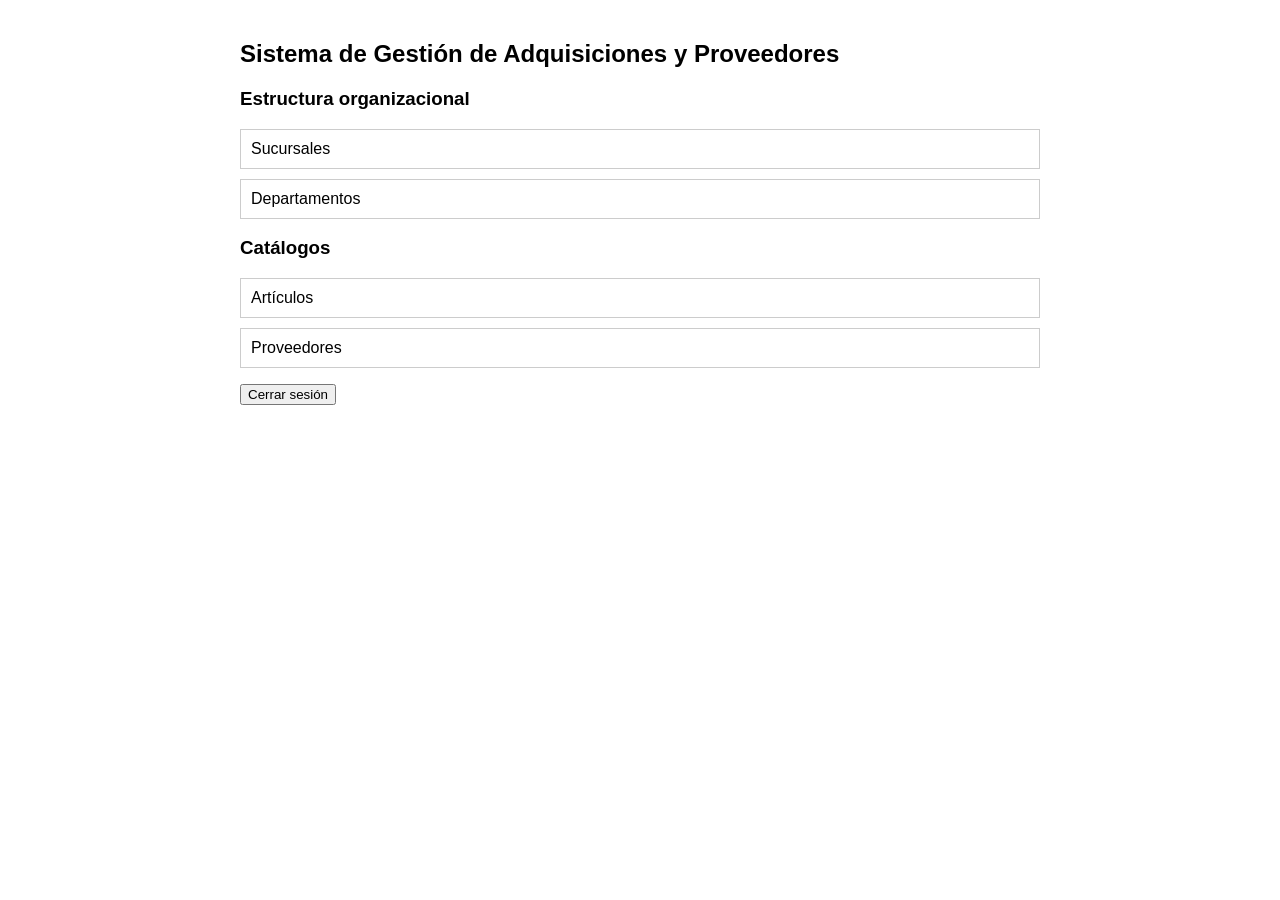
<file: src/main/webapp/index.html>
<!DOCTYPE html>
<html lang="es">
<head>
<meta name="viewport" content="width=device-width, initial-scale=1">
<script src="js/api.js?v=20261009"></script>
<meta charset="UTF-8">
<title>Sistema de Adquisiciones</title>
<style>
  body { font-family: Arial, sans-serif; max-width: 800px; margin: 40px auto; }
  ul { list-style: none; padding: 0; }
  li { margin-bottom: 10px; }
  li a { display: block; padding: 10px; border: 1px solid #ccc; text-decoration: none; color: inherit; }
  li a:hover { background: #f0f0f0; }
</style>
</head>
<body>
  <h2>Sistema de Gestión de Adquisiciones y Proveedores</h2>

  <h3>Estructura organizacional</h3>
  <ul>
    <li><a href="sucursales.html">Sucursales</a></li>
    <li><a href="departamentos.html">Departamentos</a></li>
  </ul>

  <h3>Catálogos</h3>
  <ul>
    <li><a href="articulos.html">Artículos</a></li>
    <li><a href="proveedores.html">Proveedores</a></li>
  </ul>

  <button onclick="cerrarSesion()">Cerrar sesión</button>

  <script>
    async function cerrarSesion() {
      await fetch('api/login/logout', { method: 'POST', credentials: 'same-origin' });
      window.location.href = 'login.html?v=20261009';
    }
  </script>
</body>
</html>
</file>
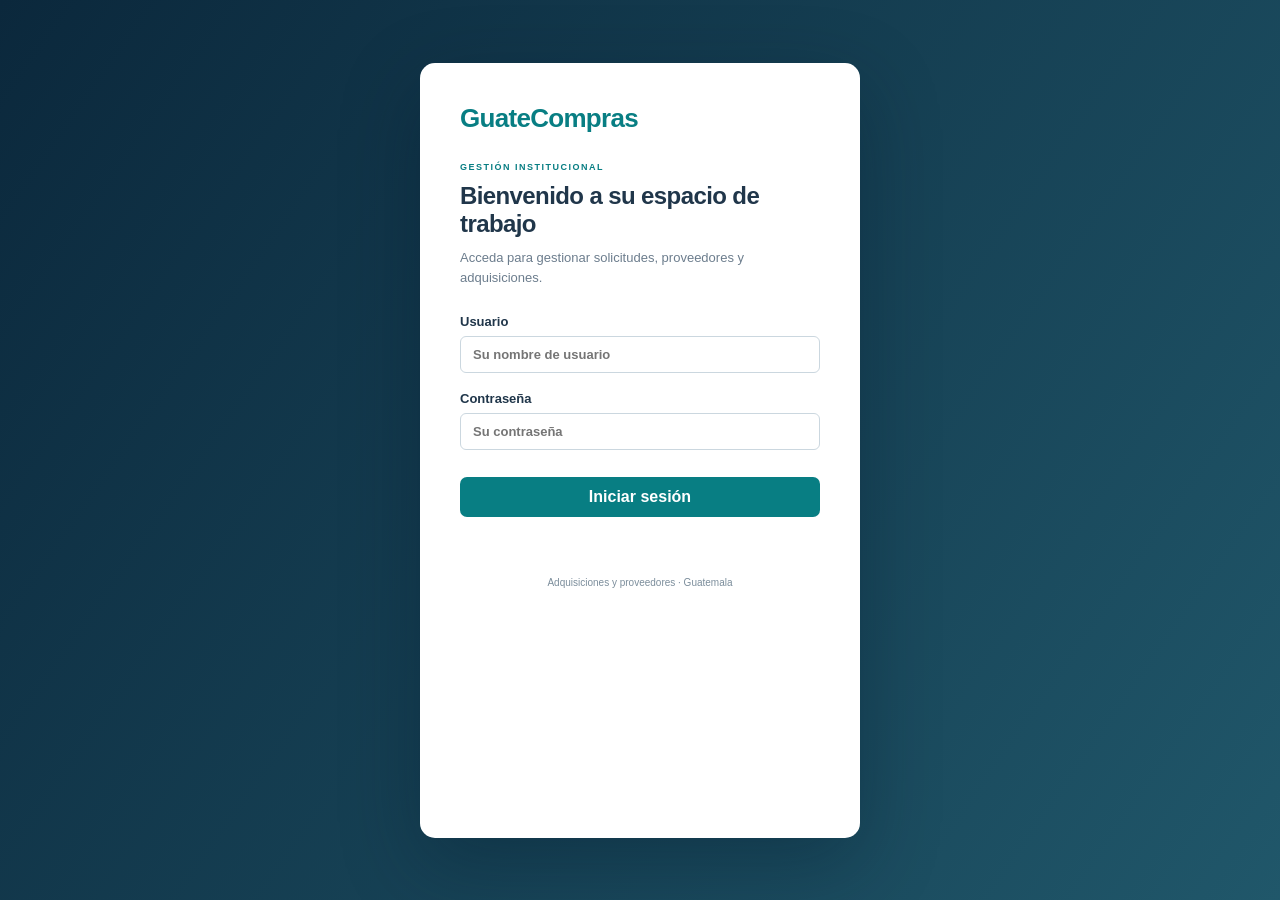
<file: src/main/webapp/login.html>
<!DOCTYPE html>
<html lang="es">
<head>
<meta name="viewport" content="width=device-width, initial-scale=1">
<script src="js/api.js?v=20261009"></script>
<meta charset="UTF-8">
<title>Iniciar sesión · GuateCompras</title>
<link rel="stylesheet" href="css/portal.css?v=20261009">
<style>
  body { min-height:100vh;display:grid;place-items:center;background:linear-gradient(125deg,#0b283c,#20576a);padding:20px; }
  .login-card { width:min(440px,100%);background:white;padding:40px;border-radius:15px;box-shadow:0 25px 80px #00182955; }
  .login-mark { color:#087e83;font-size:26px;font-weight:700;letter-spacing:-.7px;margin-bottom:28px; }
  .login-card h1 { font-size:24px;margin:10px 0; }
  .login-card p { margin-bottom:25px; }
  .login-card label { margin:18px 0; }
  .login-card button { width:100%;margin-top:9px; }
  #error { color:#ac313a;font-size:12px;min-height:18px;margin:14px 0 0; }
  .login-footer { color:#7b8d9b;font-size:10px;margin-top:28px;text-align:center; }
</style>
</head>
<body>
  <main class="login-card">
    <div class="login-mark">GuateCompras</div><div class="eyebrow">GESTIÓN INSTITUCIONAL</div>
    <h1>Bienvenido a su espacio de trabajo</h1><p>Acceda para gestionar solicitudes, proveedores y adquisiciones.</p>
    <form onsubmit="event.preventDefault(); iniciarSesion()">
      <label for="nombreUsuario">Usuario<input type="text" id="nombreUsuario" maxlength="30" autocomplete="username" required placeholder="Su nombre de usuario"></label>
      <label for="contrasena">Contraseña<input type="password" id="contrasena" maxlength="128" autocomplete="current-password" required placeholder="Su contraseña"></label>
      <button id="entrar" type="submit">Iniciar sesión</button>
      <p id="error" role="alert" aria-live="polite"></p>
    </form><div class="login-footer">Adquisiciones y proveedores · Guatemala</div>
  </main>

  <script>
    async function iniciarSesion() {
      const nombreUsuario = document.getElementById('nombreUsuario').value;
      const contrasena = document.getElementById('contrasena').value;
      const errorEl = document.getElementById('error');
      errorEl.textContent = '';
      document.getElementById('entrar').disabled = true;

      try {
        const respuesta = await fetch('api/login', {
          method: 'POST',
          headers: { 'Content-Type': 'application/json' },
          credentials: 'same-origin',
          body: JSON.stringify({ nombreUsuario, contrasena })
        });

        if (!respuesta.ok) {
          const datos = await respuesta.json();
          errorEl.textContent = datos.error || 'Error al iniciar sesión';
          return;
        }

        window.location.href = 'portal.html?v=20261009';
      } catch (e) {
        errorEl.textContent = 'Error de conexión con el servidor';
      } finally {
        document.getElementById('entrar').disabled = false;
      }
    }
  </script>
</body>
</html>
</file>
<file: src/main/webapp/css/portal.css>
:root{--navy:#12344c;--navy-deep:#0b283c;--teal:#087e83;--mint:#e4f4f0;--ink:#20364a;--muted:#6c7d8d;--line:#e2e8ee;--paper:#f4f7fa;--white:#fff;--danger:#ac313a;font-family:"Segoe UI",Arial,sans-serif;color:var(--ink);background:var(--paper)}
[hidden]{display:none!important}
@media(max-width:480px){.metrics .metric:first-child{grid-column:1/-1}}
@media print{.sidebar,.topbar,footer,.toolbar,.report-filters,.page-heading .date-pill,.help-note{display:none!important}.workspace{margin:0}main{padding:0}.table-wrap{overflow:visible;border:0}table{font-size:9pt}th,td{padding:7pt}body{background:white}tr{break-inside:avoid}thead{display:table-header-group}}
*{box-sizing:border-box}body{margin:0}button,input,select,textarea{font:inherit}button,a{transition:background .15s,color .15s}button{cursor:pointer;border:0;background:var(--teal);color:white;padding:11px 17px;border-radius:7px;font-weight:600}button:hover{background:#05666a}button:disabled{opacity:.45;cursor:default}a{color:var(--teal)}input,select,textarea{width:100%;padding:10px 12px;border:1px solid #cbd7df;border-radius:6px;background:white;color:var(--ink)}input:focus,select:focus,textarea:focus{outline:2px solid #77bebb;outline-offset:2px}input[type=checkbox]{width:auto;accent-color:var(--teal)}label{font-size:13px;font-weight:600;display:grid;gap:7px}textarea{min-height:80px;resize:vertical}button:focus-visible,a:focus-visible{outline:3px solid #e9b85c;outline-offset:3px}
.sidebar{position:fixed;inset:0 auto 0 0;width:250px;background:linear-gradient(180deg,var(--navy),var(--navy-deep));padding:29px 20px 18px;color:#d5e5ee;display:flex;flex-direction:column;z-index:10}.brand{display:flex;gap:12px;align-items:center;color:white;text-decoration:none;font-size:21px;font-weight:700}.brand-icon{display:grid;place-items:center;width:37px;height:40px;border-radius:10px;background:#2b687c;font-size:24px}.brand small{display:block;font-size:8px;letter-spacing:1px;color:#91afbe;margin-top:6px}.nav-caption{font-size:9px;letter-spacing:1.6px;color:#82a5b7;margin:38px 12px 14px}nav{overflow-y:auto;scrollbar-width:thin;flex:1}nav button{display:flex;align-items:center;gap:12px;width:100%;text-align:left;background:transparent;color:#bfd3df;padding:11px 12px;font-size:13px;margin:3px 0;font-weight:500}nav button:hover{background:#ffffff0b}nav button.active{background:#20556a;color:white;border-left:3px solid #58b8ad;padding-left:9px}.nav-symbol{width:18px;text-align:center;opacity:.8}.sidebar-footer{font-size:11px;border-top:1px solid #ffffff16;padding:20px 10px 0;line-height:1.8}.sidebar-footer small{color:#7fa2b4}.live-dot{display:inline-block;width:6px;height:6px;background:#69c4ac;border-radius:50%;margin-right:6px}
.workspace{margin-left:250px}.topbar{height:74px;padding:0 38px;display:flex;align-items:center;justify-content:space-between;background:white;border-bottom:1px solid var(--line);font-size:13px;color:var(--muted)}.identity{display:flex;align-items:center;gap:20px}.identity span{font-size:12px;color:var(--ink);text-align:right}.quiet{background:transparent;color:var(--muted);font-size:12px;padding:7px}.quiet:hover{background:#eef3f6}.icon-button{background:transparent;color:var(--muted);font-size:23px;padding:3px 10px}.icon-button:hover{background:#eef3f6}#menu-toggle{display:none}main{padding:34px 38px;max-width:1600px;margin:auto;min-height:calc(100vh - 125px)}.page-heading{display:flex;justify-content:space-between;align-items:center;margin-bottom:28px;gap:18px}.eyebrow{font-size:9px;letter-spacing:1.5px;font-weight:700;color:var(--teal)}h1{font-size:29px;letter-spacing:-.6px;margin:8px 0 9px;font-weight:650}h2{font-size:19px;margin:7px 0}p{color:var(--muted);font-size:13px;line-height:1.6;margin:0}.date-pill{font-size:11px;border:1px solid var(--line);border-radius:18px;padding:9px 14px;color:var(--muted);background:white;white-space:nowrap}footer{padding:17px 38px;border-top:1px solid var(--line);font-size:10px;color:var(--muted);display:flex;justify-content:space-between}
.metrics{display:grid;grid-template-columns:repeat(4,1fr);gap:17px;margin-bottom:22px}.metric,.panel{background:white;border:1px solid var(--line);border-radius:10px;box-shadow:0 3px 13px #12344c03}.metric{padding:22px}.metric-top{display:flex;justify-content:space-between;align-items:center;font-size:11px;color:var(--muted)}.metric-symbol{background:var(--mint);color:var(--teal);padding:6px 8px;border-radius:7px;font-size:16px}.metric-value{font-size:29px;font-weight:650;margin:12px 0 6px;letter-spacing:-.5px}.metric-note{font-size:10px;color:var(--muted)}.dashboard-columns{display:grid;grid-template-columns:1.55fr 1fr;gap:22px}.panel-heading{padding:21px 24px;border-bottom:1px solid var(--line);display:flex;align-items:center;justify-content:space-between}.panel-heading h2{font-size:15px;margin:0}.panel-body{padding:24px}.bar-row{margin-bottom:22px}.bar-label{display:flex;justify-content:space-between;font-size:11px;gap:10px;margin-bottom:9px}.bar-track{height:8px;background:#eef3f6;border-radius:4px;overflow:hidden}.bar-fill{height:100%;background:linear-gradient(90deg,#388e96,#80b8b5);border-radius:4px}.workflow-step{padding:14px 0;border-bottom:1px solid #edf1f5;display:flex;gap:13px;align-items:center}.step-number{background:#eff5f8;width:30px;height:30px;display:grid;place-items:center;border-radius:50%;color:var(--teal);font-size:12px;font-weight:700}.workflow-step strong{font-size:12px;display:block;margin-bottom:4px}.workflow-step p{font-size:11px}
.toolbar{display:flex;gap:12px;justify-content:space-between;align-items:center;margin-bottom:18px}.toolbar input{max-width:340px}.secondary{color:var(--ink);background:#edf2f6}.secondary:hover{background:#dfe8ee}.danger{color:var(--danger);background:#fff0f1}.danger:hover{background:#fbe0e3}.small{font-size:11px;padding:7px 10px}.table-wrap{overflow:auto;border-radius:10px;background:white;border:1px solid var(--line)}table{border-collapse:collapse;width:100%;font-size:12px;text-align:left}th{background:#f8fafb;color:var(--muted);font-size:10px;font-weight:650;padding:14px 16px;white-space:nowrap;border-bottom:1px solid var(--line)}td{padding:14px 16px;border-bottom:1px solid #edf1f5;max-width:280px;word-break:break-word}tbody tr:hover{background:#fbfdfd}tbody tr:last-child td{border:0}.row-actions{display:flex;gap:5px;white-space:nowrap}.badge{font-size:10px;padding:4px 8px;background:var(--mint);color:#247665;border-radius:5px;display:inline-block}.badge.warn{background:#fff4df;color:#9c7123}.badge.inactive{background:#eef1f4;color:#778692}.pagination{display:flex;justify-content:space-between;align-items:center;margin-top:17px;color:var(--muted);font-size:11px}.pagination div{display:flex;gap:7px}.empty{padding:60px 25px;text-align:center;color:var(--muted);font-size:13px}.loading{padding:50px;text-align:center;color:var(--muted)}#notice,#editor-error{padding:12px 16px;border-radius:7px;background:#fff0f1;color:var(--danger);font-size:12px;margin-bottom:18px}#notice.success{background:var(--mint);color:#247665}
dialog{width:min(820px,94vw);max-height:90vh;border:0;border-radius:13px;padding:27px;box-shadow:0 20px 90px #12344c44;color:var(--ink)}dialog::backdrop{background:#0d263c80;backdrop-filter:blur(2px)}.dialog-heading{display:flex;justify-content:space-between;align-items:center;margin-bottom:25px}.form-grid{display:grid;grid-template-columns:1fr 1fr;gap:20px}.full-width{grid-column:1/-1}.dialog-actions{display:flex;justify-content:flex-end;gap:10px;padding-top:23px;margin-top:23px;border-top:1px solid var(--line)}.check-list{max-height:240px;overflow:auto;border:1px solid var(--line);border-radius:7px;padding:10px}.check-list label{display:flex;align-items:center;padding:9px;font-weight:400;border-bottom:1px solid #edf1f5}.award-line{border:1px solid var(--line);border-radius:8px;padding:18px;display:grid;grid-template-columns:1fr 1fr;gap:15px;margin-bottom:14px}.award-line strong{grid-column:1/-1;font-size:13px}.report-filters{display:flex;gap:12px;flex-wrap:wrap;align-items:end;margin-bottom:20px}.report-filters label{flex:1;min-width:140px;max-width:250px}.report-filters button{height:40px}.help-note{background:#eef5f8;border:1px solid #dae8ee;color:#426579;border-radius:7px;padding:14px;font-size:12px;margin-bottom:18px;line-height:1.6}
@media(min-width:1600px){main{padding-top:45px}}@media(max-width:1100px){.metrics{grid-template-columns:repeat(2,1fr)}.dashboard-columns{grid-template-columns:1fr}.sidebar{width:220px}.workspace{margin-left:220px}main{padding:28px}.topbar{padding:0 28px}.identity{gap:8px}}@media(max-width:760px){.sidebar{transform:translateX(-100%);width:250px}.sidebar.open{transform:translateX(0)}.workspace{margin-left:0}#menu-toggle{display:block}.topbar{padding:0 16px}.topbar #breadcrumb{display:none}.identity span{max-width:150px;font-size:10px}main{padding:24px 17px}.page-heading{align-items:flex-start}.date-pill{display:none}h1{font-size:25px}.metric{padding:17px}.metric-value{font-size:25px}.metrics{gap:11px}.form-grid{grid-template-columns:1fr}.toolbar{flex-wrap:wrap}.toolbar input{max-width:none}.award-line{grid-template-columns:1fr}footer{padding:17px;gap:15px;font-size:9px}}

tr.winning-offer td{background:#d7f0e7;font-weight:600}tr.best-offer td{background:#eef7f2}

.db-grid{display:grid;grid-template-columns:repeat(2,1fr);gap:22px;margin-top:22px}.db-card{background:#fff;border:1px solid var(--line);border-radius:10px;box-shadow:0 3px 13px #12344c03;overflow:hidden}.db-card-down{border-color:#efc6cb}.db-card-down .db-card-head{background:#fff4f5}.db-card-head{display:flex;align-items:center;justify-content:space-between;gap:12px;padding:16px 20px;border-bottom:1px solid var(--line);background:#f8fafb}.db-card-title{font-size:13px;font-weight:650}.db-list{padding:6px 20px 14px}.db-row{display:flex;justify-content:space-between;gap:14px;padding:9px 0;border-bottom:1px solid #edf1f5;font-size:12px}.db-row:last-child{border-bottom:0}.db-key{color:var(--muted);font-size:11px;white-space:nowrap}.db-val{text-align:right;word-break:break-word}@media(max-width:1100px){.db-grid{grid-template-columns:1fr}}@media print{.db-card{break-inside:avoid}}
</file>
